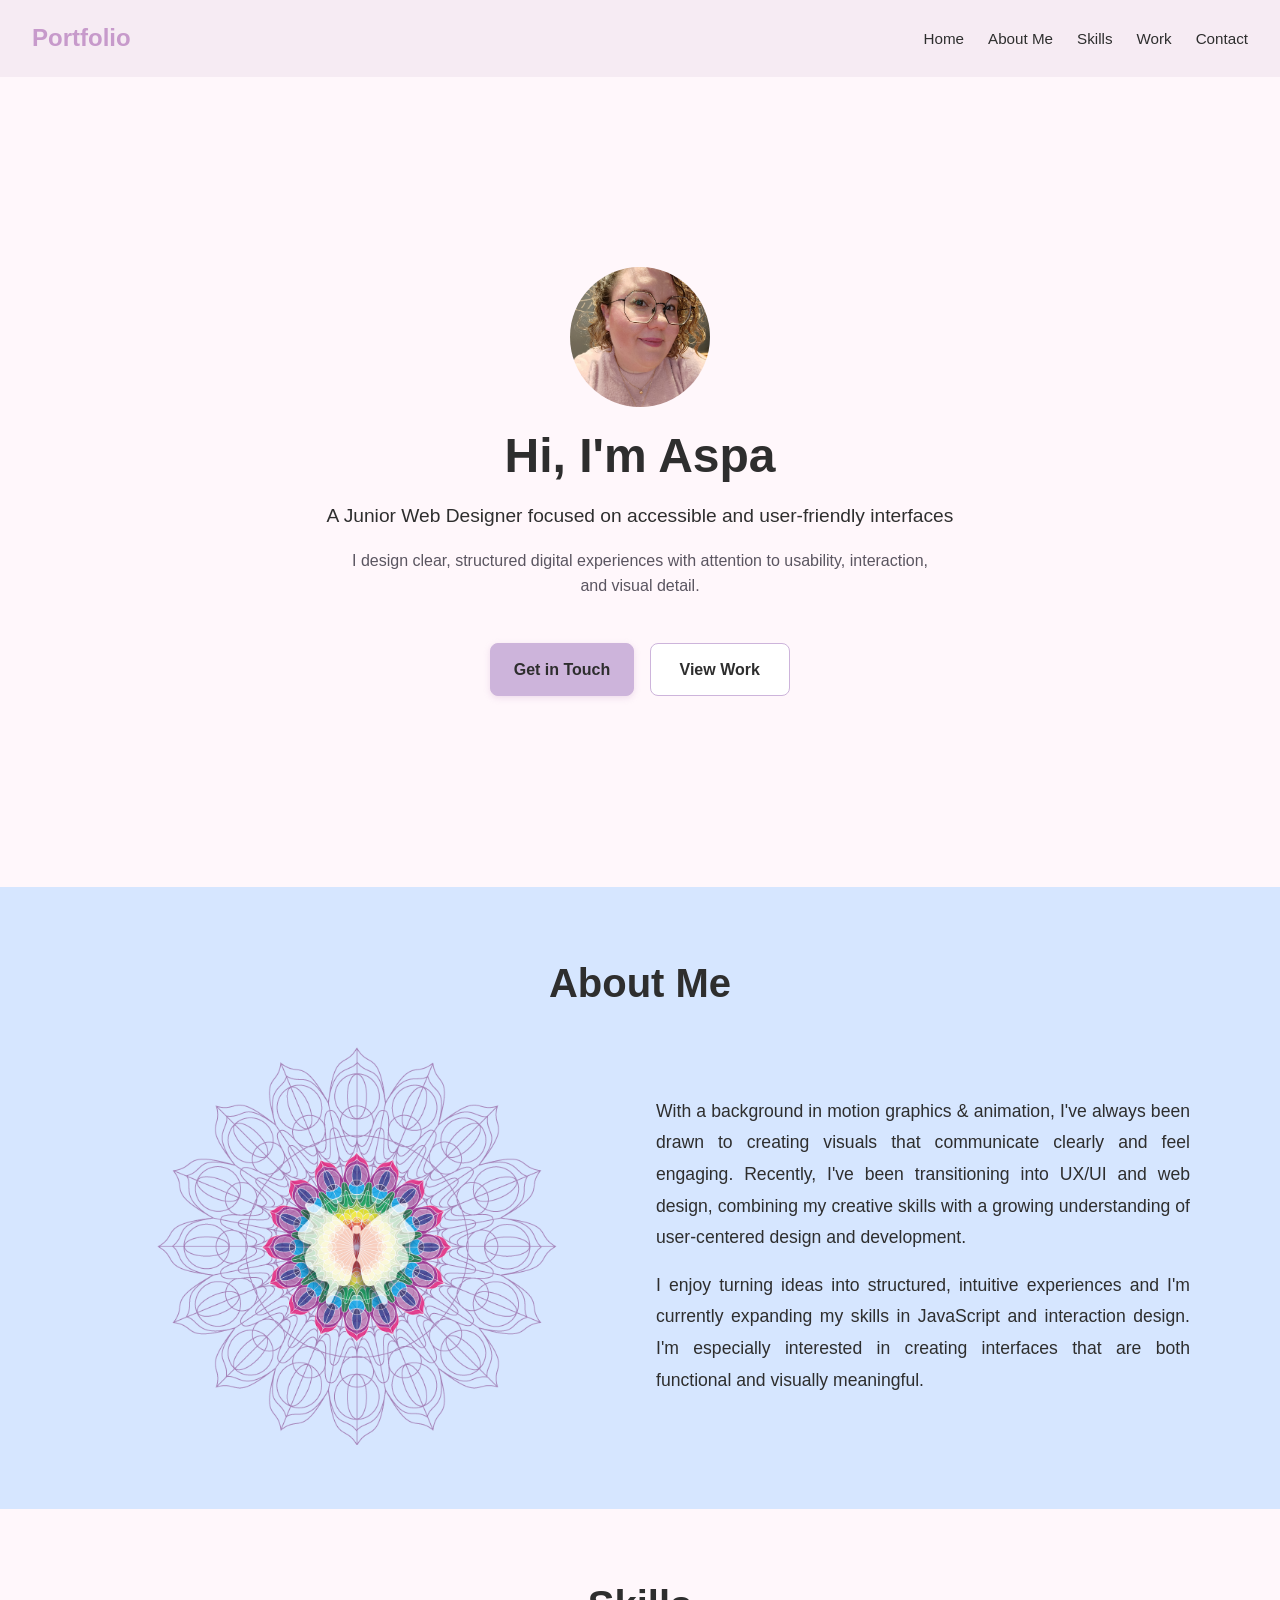
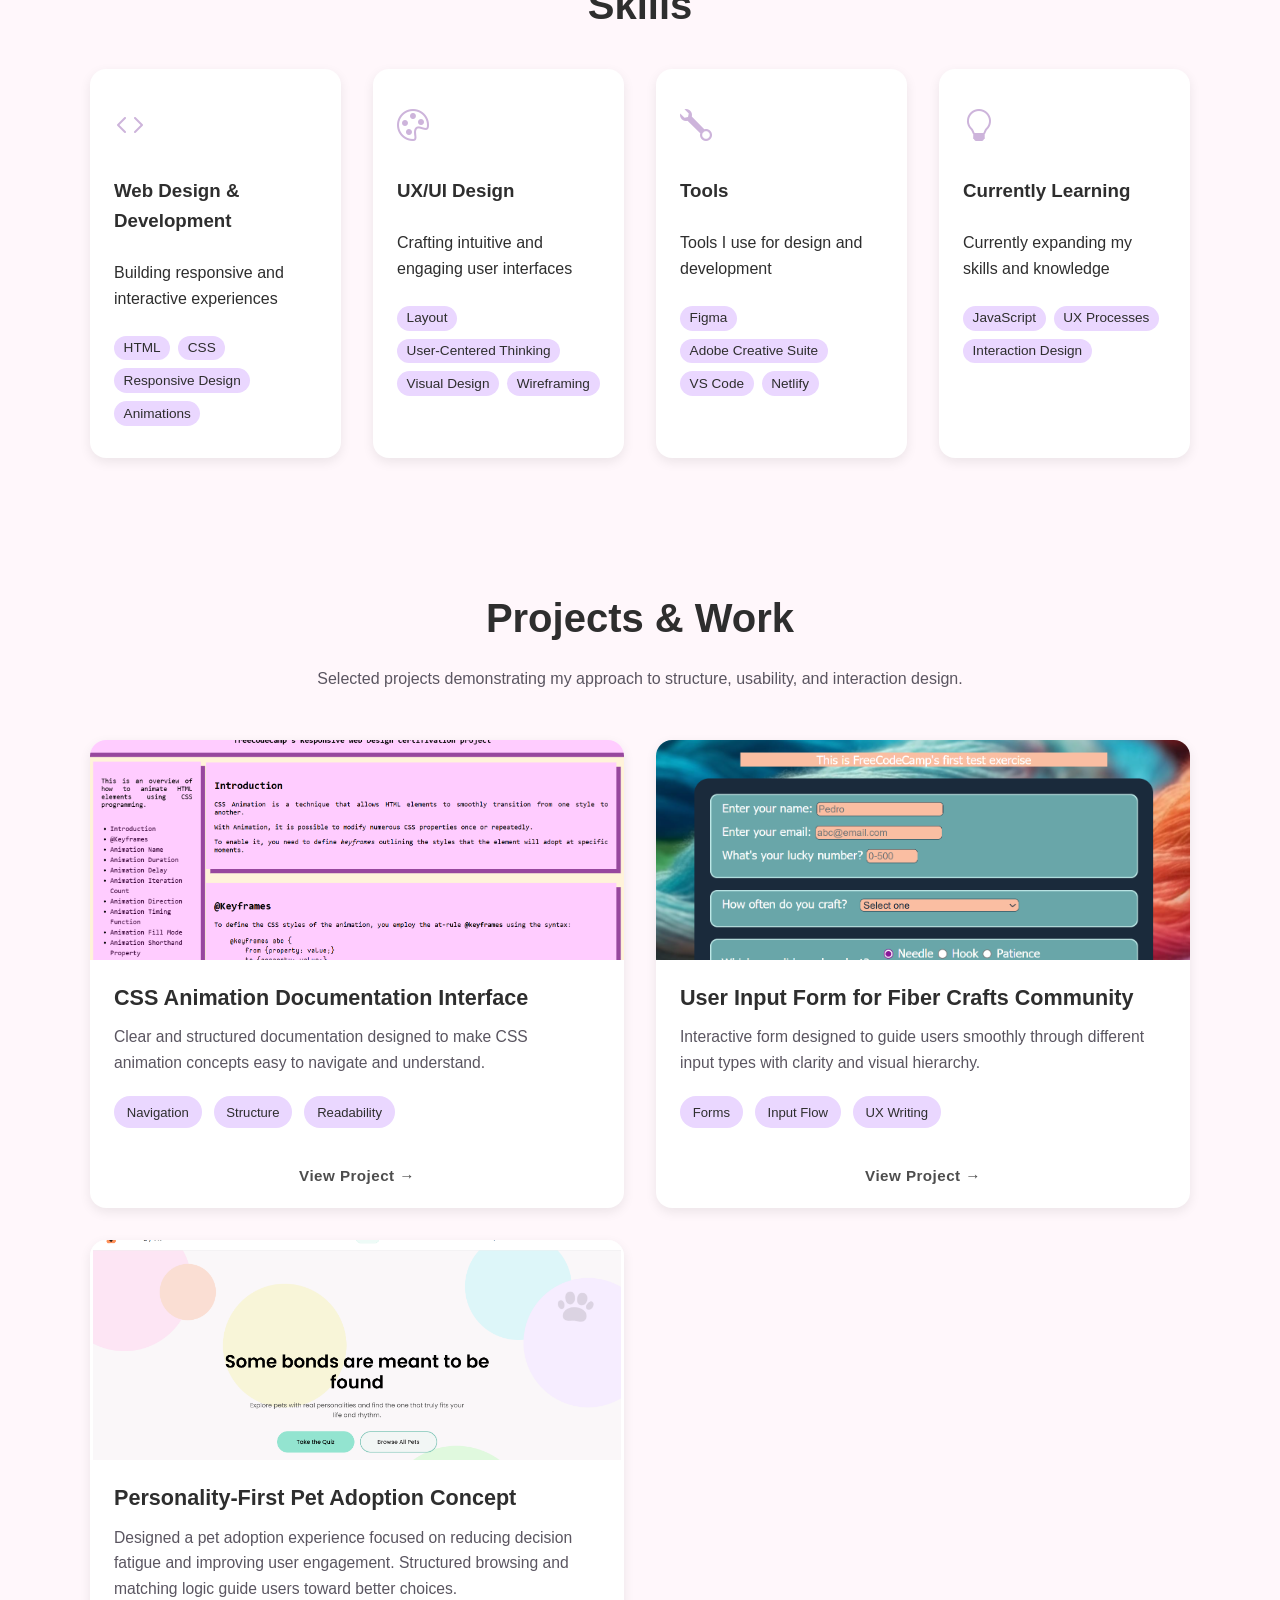
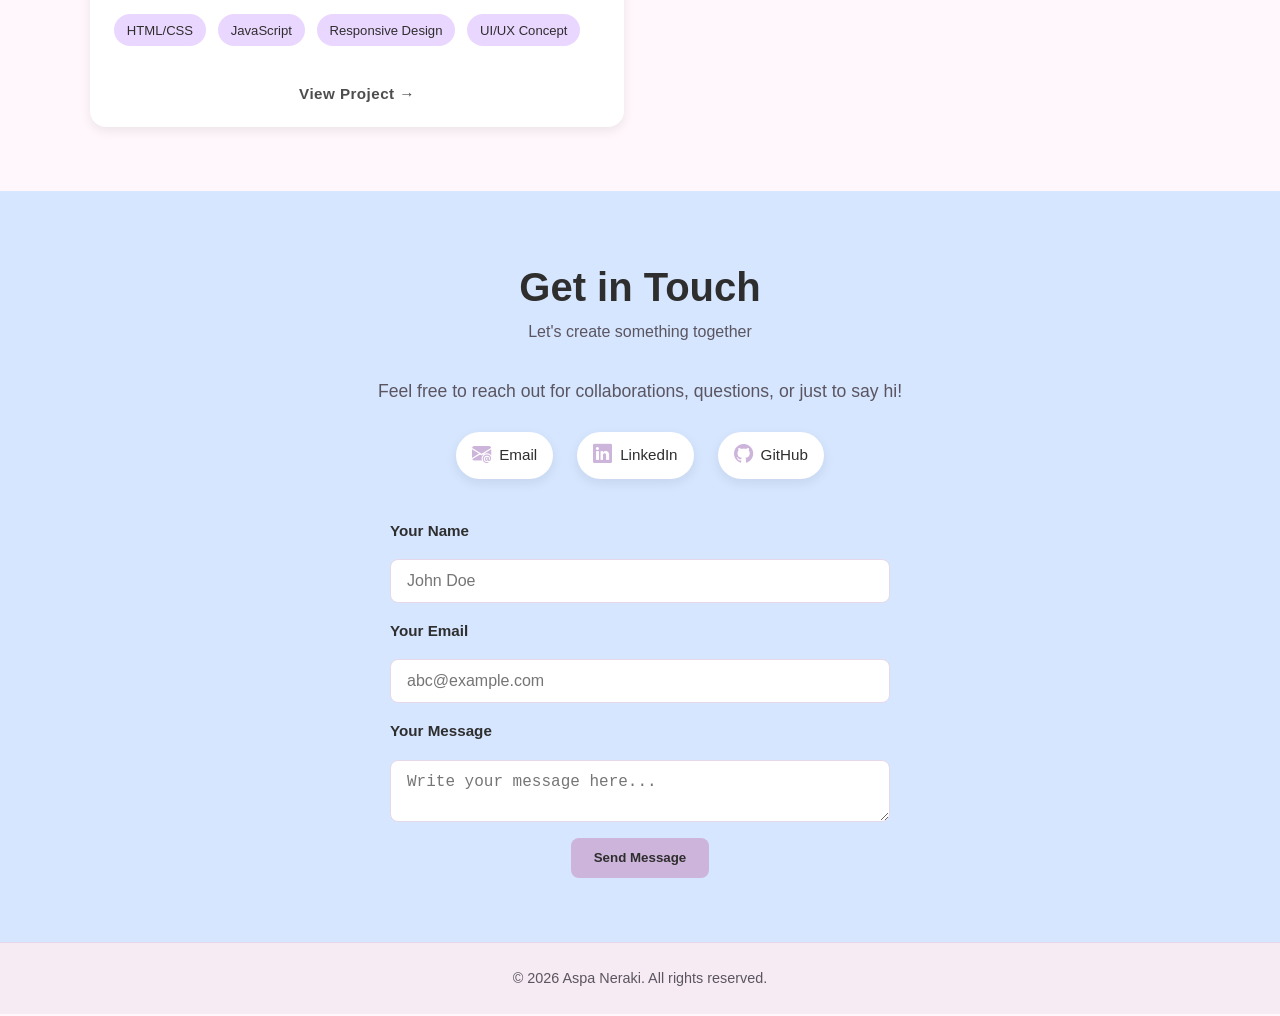
<file: index.html>
<!doctype html>
<html lang="en">
  <head>
    <link
      rel="stylesheet"
      href="https://cdn.jsdelivr.net/npm/bootstrap-icons@1.13.1/font/bootstrap-icons.min.css"
    />
    <link rel="stylesheet" href="style.css" />
    <meta charset="UTF-8" />
    <meta name="viewport" content="width=device-width, initial-scale=1.0" />
    <title>Neraki_Portfolio</title>
  </head>
  <body>
    <header>
      <h1>Portfolio</h1>
      <nav>
        <ul>
          <li><a href="#home">Home</a></li>
          <li><a href="#about">About Me</a></li>
          <li><a href="#skills">Skills</a></li>
          <li><a href="#work">Work</a></li>
          <li><a href="#contact">Contact</a></li>
        </ul>
      </nav>
    </header>

    <section id="home">
      <img src="Profile_photo.jpg" alt="Portrait of Aspa Neraki" />
      <h2>Hi, I'm Aspa</h2>
      <p>
        A Junior Web Designer focused on accessible and user-friendly interfaces
      </p>
      <p>
        I design clear, structured digital experiences with attention to
        usability, interaction, and visual detail.
      </p>
      <div class="hero-buttons">
        <a href="#contact"><span>Get in Touch</span></a>
        <a href="#work"><span>View Work</span></a>
      </div>
    </section>

    <section id="about">
      <h2>About Me</h2>
      <div class="about-container">
        <div class="about_img">
          <img src="Mandala-logo.png" alt="Mandala-inspired personal logo" />
        </div>
        <div class="about_text">
          <p>
            With a background in motion graphics & animation, I've always been
            drawn to creating visuals that communicate clearly and feel
            engaging. Recently, I've been transitioning into UX/UI and web
            design, combining my creative skills with a growing understanding of
            user-centered design and development.
          </p>

          <p>
            I enjoy turning ideas into structured, intuitive experiences and I'm
            currently expanding my skills in JavaScript and interaction design.
            I'm especially interested in creating interfaces that are both
            functional and visually meaningful.
          </p>
        </div>
      </div>
    </section>

    <section id="skills">
      <h2>Skills</h2>
      <div class="skills-container">
        <div class="skill">
          <i class="bi bi-code"></i>
          <h3>Web Design & Development</h3>
          <p>Building responsive and interactive experiences</p>
          <ul>
            <li>HTML</li>
            <li>CSS</li>
            <li>Responsive Design</li>
            <li>Animations</li>
          </ul>
        </div>
        <div class="skill">
          <i class="bi bi-palette"></i>
          <h3>UX/UI Design</h3>
          <p>Crafting intuitive and engaging user interfaces</p>
          <ul>
            <li>Layout</li>
            <li>User-Centered Thinking</li>
            <li>Visual Design</li>
            <li>Wireframing</li>
          </ul>
        </div>
        <div class="skill">
          <i class="bi bi-wrench"></i>
          <h3>Tools</h3>
          <p>Tools I use for design and development</p>
          <ul>
            <li>Figma</li>
            <li>Adobe Creative Suite</li>
            <li>VS Code</li>
            <li>Netlify</li>
          </ul>
        </div>
        <div class="skill">
          <i class="bi bi-lightbulb"></i>
          <h3>Currently Learning</h3>
          <p>Currently expanding my skills and knowledge</p>
          <ul>
            <li>JavaScript</li>
            <li>UX Processes</li>
            <li>Interaction Design</li>
          </ul>
        </div>
      </div>
    </section>

    <section id="work">
      <h2>Projects & Work</h2>
      <p class="work-intro">
        Selected projects demonstrating my approach to structure, usability, and
        interaction design.
      </p>

      <div class="projects-container">
        <a
          href="https://cheerful-buttercream-2bd19b.netlify.app/"
          class="project"
          target="_blank"
          rel="noopener noreferrer"
        >
          <img
            src="Screenshot Documentation Page.png"
            alt="Preview of the CSS Animation Documentation Interface project"
          />

          <div class="project-content">
            <h3>CSS Animation Documentation Interface</h3>

            <p>
              Clear and structured documentation designed to make CSS animation
              concepts easy to navigate and understand.
            </p>

            <ul>
              <li>Navigation</li>
              <li>Structure</li>
              <li>Readability</li>
            </ul>

            <span class="view-label">View Project →</span>
          </div>
        </a>

        <a
          href="https://gregarious-biscochitos-866a95.netlify.app/"
          class="project"
          target="_blank"
          rel="noopener noreferrer"
        >
          <img
            src="Screenshot Input Form.png"
            alt="Preview of the Fiber Crafts Community Input Form project"
          />

          <div class="project-content">
            <h3>User Input Form for Fiber Crafts Community</h3>

            <p>
              Interactive form designed to guide users smoothly through
              different input types with clarity and visual hierarchy.
            </p>

            <ul>
              <li>Forms</li>
              <li>Input Flow</li>
              <li>UX Writing</li>
            </ul>

            <span class="view-label">View Project →</span>
          </div>
        </a>

        <a
          href="https://matching-pets.netlify.app/"
          class="project"
          target="_blank"
          rel="noopener noreferrer"
        >
          <img
            src="Screenshot Matching Pets.png"
            alt="Preview of the Matching Pets project"
          />

          <div class="project-content">
            <h3>Personality-First Pet Adoption Concept</h3>

            <p>
              Designed a pet adoption experience focused on reducing decision fatigue and improving user engagement. 
              Structured browsing and matching logic guide users toward better choices.
            </p>

            <ul>
              <li>HTML/CSS</li>
              <li>JavaScript</li>
              <li>Responsive Design</li>
              <li>UI/UX Concept</li>
            </ul>

            <span class="view-label">View Project →</span>
          </div>
        </a>
      </div>
    </section>

    <section id="contact">
      <h2>Get in Touch</h2>
      <p class="contact-intro">Let's create something together</p>
      <p class="contact-text">
        Feel free to reach out for collaborations, questions, or just to say hi!
      </p>

      <div class="contact-links">
        <a href="mailto:aspa@queerycrafts.com">
          <i class="bi bi-envelope-at-fill" aria-hidden="true"></i>
          <span>Email</span>
        </a>

        <a
          href="https://www.linkedin.com/in/aspa-neraki/"
          target="_blank"
          rel="noopener noreferrer"
        >
          <i class="bi bi-linkedin" aria-hidden="true"></i>
          <span>LinkedIn</span>
        </a>

        <a
          href="https://github.com/ScubaMonster"
          target="_blank"
          rel="noopener noreferrer"
        >
          <i class="bi bi-github" aria-hidden="true"></i>
          <span>GitHub</span>
        </a>
      </div>

      <form
        name="contact"
        method="POST"
        data-netlify="true"
        data-netlify-honeypot="bot-field"
        action="/thank-you.html"
        class="contact-form"
      >
        <input type="hidden" name="form-name" value="contact" />

        <p hidden>
          <label>
            Don't fill this out:
            <input name="bot-field" />
          </label>
        </p>

        <label for="name">Your Name</label>
        <input
          type="text"
          id="name"
          name="name"
          placeholder="John Doe"
          required
        />

        <label for="email">Your Email</label>
        <input
          type="email"
          id="email"
          name="email"
          placeholder="abc@example.com"
          required
        />

        <label for="message">Your Message</label>
        <textarea
          id="message"
          name="message"
          placeholder="Write your message here..."
          required
        ></textarea>

        <button type="submit"><span>Send Message</span></button>
      </form>
    </section>

    <section id="footer">
      <p>&copy; 2026 Aspa Neraki. All rights reserved.</p>
    </section>
  </body>
</html>
</file>
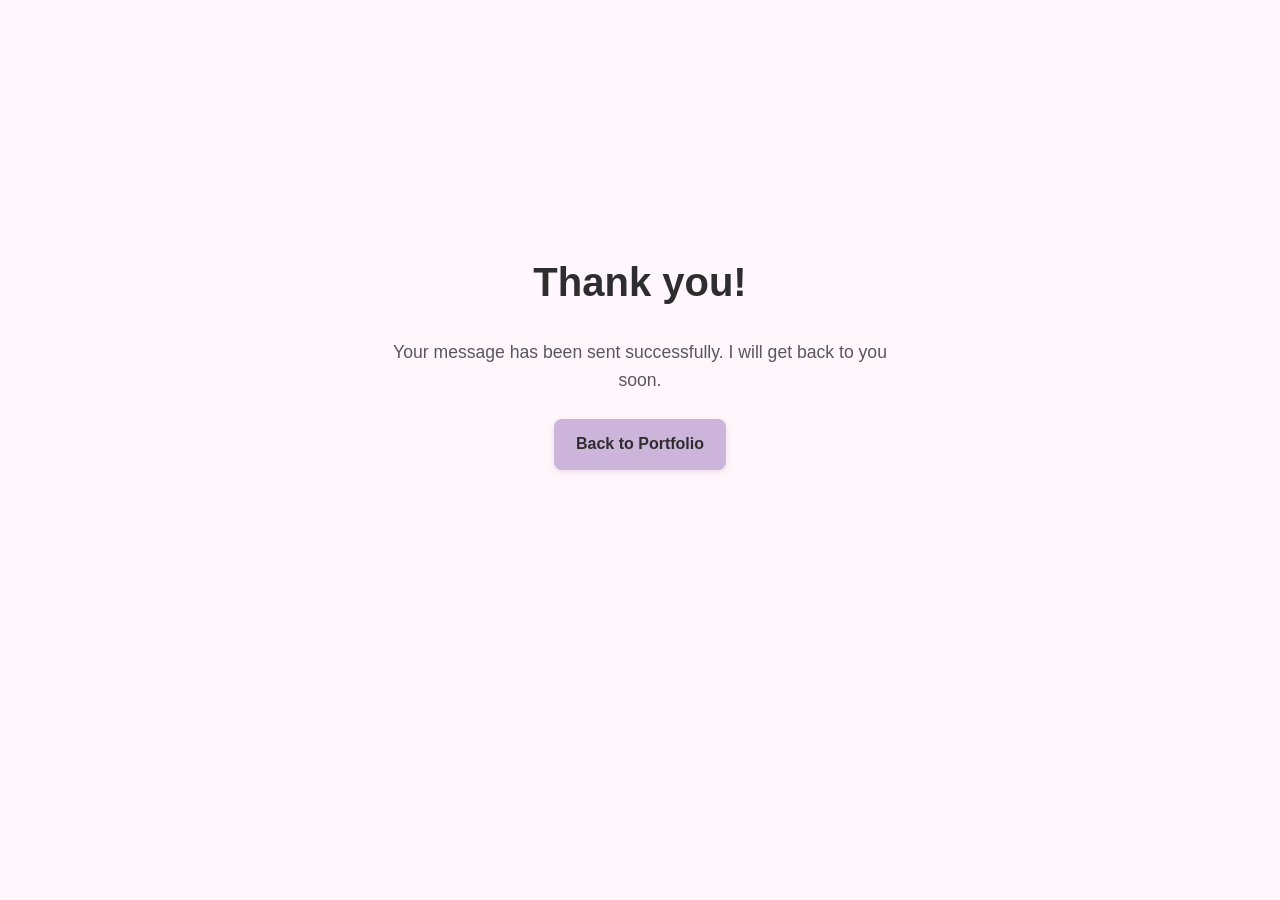
<file: thank-you.html>
<!doctype html>
<html lang="en">
  <head>
    <meta charset="UTF-8" />
    <meta name="viewport" content="width=device-width, initial-scale=1.0" />
    <title>Thank You</title>
    <link rel="stylesheet" href="style.css" />
  </head>
  <body>
    <section id="thank-you">
      <h1>Thank you!</h1>
      <p>Your message has been sent successfully. I will get back to you soon.</p>
      <a href="/index.html"><span>Back to Portfolio</span></a>
    </section>
  </body>
</html>
</file>
<file: style.css>
/* =========================
   RESET + ACCESSIBILITY
========================= */

* {
  box-sizing: border-box;
  margin: 0;
  padding: 0;
}

html {
  scroll-behavior: smooth;
}

@media (prefers-reduced-motion: reduce) {
  *,
  *::before,
  *::after {
    scroll-behavior: auto;
    transition: none !important;
    animation: none !important;
  }
}

:root {
  /* Colors */
  --color-bg: #fff7fb;
  --color-surface: #ffffff;
  --color-accent: #d6e6ff;
  --color-secondary: #ead7ff;
  --color-primary: #cdb4db;
  --color-primary-dark: #bfa3cf;
  --color-text: #2e2e2e;
  --color-text-soft: #5a5560;
  --color-border: #e6d8ea;
  --color-header: #f6ebf3;
  --color-icon: #c79acb;
  --color-avatar-bg: #e7d4ea;

  /* Shadows */
  --shadow-soft: 0 4px 12px rgba(0, 0, 0, 0.08);
  --shadow-hover: 0 8px 20px rgba(0, 0, 0, 0.12);
  --shadow-button: 0 2px 6px rgba(199, 154, 203, 0.3);

  /* Radius */
  --radius-card: 1rem;
  --radius-button: 8px;
  --radius-pill: 999px;

  /* Motion */
  --transition: 0.25s ease;

  /* Layout */
  --container-width: 1100px;
}

/* Visible keyboard focus */
a:focus-visible,
button:focus-visible,
input:focus-visible,
textarea:focus-visible {
  outline: 3px solid var(--color-primary);
  outline-offset: 3px;
}

/* =========================
   GLOBAL
========================= */

body {
  background-color: var(--color-bg);
  color: var(--color-text);
  font-family: "Segoe UI", sans-serif;
  line-height: 1.6;
}

img {
  max-width: 100%;
  display: block;
}

a {
  color: inherit;
  text-decoration: none;
}

/* Shared content width */
.about-container,
.skills-container,
.projects-container {
  max-width: var(--container-width);
  margin-left: auto;
  margin-right: auto;
}

/* Shared card style */
.skill,
.project {
  background-color: var(--color-surface);
  border-radius: var(--radius-card);
  box-shadow: var(--shadow-soft);
}

.skill:hover,
.project:hover {
  box-shadow: var(--shadow-hover);
}

i {
  color: var(--color-primary);
}

#contact,
#work,
#skills,
#about {
  padding: 4rem 1.5rem;
}

/* =========================
   HEADER
========================= */

header {
  display: flex;
  justify-content: space-between;
  align-items: center;
  padding: 1.2rem 2rem;
  background-color: var(--color-header);
  position: sticky;
  top: 0;
  z-index: 100;
}

header h1 {
  font-size: 1.5rem;
  color: var(--color-icon);
}

nav ul {
  list-style: none;
  display: flex;
  gap: 1.5rem;
}

nav a {
  font-size: 0.95rem;
  position: relative;
}

nav a::after {
  content: "";
  position: absolute;
  left: 0;
  bottom: -3px;
  width: 0%;
  height: 2px;
  background-color: var(--color-primary);
  transition: width var(--transition);
}

nav a:hover::after {
  width: 100%;
}

/* =========================
   HERO
========================= */

#home {
  min-height: 90vh;
  display: flex;
  flex-direction: column;
  justify-content: center;
  align-items: center;
  text-align: center;
  padding: 4rem 1.5rem;
  gap: 0.75rem;
}

#home img {
  width: 140px;
  height: 140px;
  object-fit: cover;
  border-radius: 50%;
  margin-bottom: 0.5rem;
  background-color: var(--color-avatar-bg);
}

#home h2 {
  font-size: 3rem;
  line-height: 1.2;
  margin-bottom: 0.25rem;
}

#home p:first-of-type {
  font-size: 1.2rem;
  margin-bottom: 0.25rem;
}

#home p:last-of-type {
  max-width: 600px;
  margin-bottom: 1.5rem;
  color: var(--color-text-soft);
}

.hero-buttons {
  display: flex;
  justify-content: center;
  align-items: center;
  gap: 1rem;
  flex-wrap: wrap;
  margin-top: 0.5rem;
}

.hero-buttons a {
  min-width: 140px;
  text-align: center;
}

#home a {
  display: inline-block;
  padding: 0.8rem 1.4rem;
  border-radius: var(--radius-button);
  font-weight: 600;
  transition:
    transform var(--transition),
    box-shadow var(--transition),
    background-color var(--transition),
    border-color var(--transition),
    color var(--transition);
}

#home a span {
  display: inline-block;
  transition: transform var(--transition);
}

#home a:first-of-type {
  border: 1px solid var(--color-primary);
  background-color: var(--color-primary);
  color: var(--color-text);
  box-shadow: var(--shadow-button);
}

#home a:last-of-type {
  border: 1px solid var(--color-primary);
  background-color: var(--color-surface);
  color: var(--color-text);
}

#home a:hover {
  transform: translateY(-3px);
  box-shadow: 0 6px 14px rgba(0, 0, 0, 0.1);
}

#home a:hover span {
  transform: translateX(4px);
}

#home a:first-of-type:hover {
  background-color: var(--color-primary-dark);
  color: var(--color-text);
}

#home a:last-of-type:hover {
  background-color: var(--color-accent);
  border-color: var(--color-icon);
  color: var(--color-text);
}

/* =========================
   ABOUT
========================= */

#about {
  background-color: var(--color-accent);
}

#about h2 {
  font-size: 2.5rem;
  text-align: center;
}

.about-container {
  display: flex;
  flex-wrap: wrap;
  gap: 2rem;
  align-items: center;
  margin-top: 2rem;
}

.about_img {
  flex: 1 1 300px;
  display: flex;
  justify-content: center;
}

.about_text {
  flex: 1 1 300px;
}

#about p {
  font-size: 1.1rem;
  line-height: 1.8;
  text-align: justify;
}

#about p:first-of-type {
  margin-bottom: 1rem;
}

#about img {
  max-width: 400px;
  border-radius: 10px;
  margin: 0 auto;
}

/* =========================
   SKILLS
========================= */

#skills {
  background-color: var(--color-bg);
}

#skills h2 {
  font-size: 2.5rem;
  text-align: center;
}

.skills-container {
  display: grid;
  grid-template-columns: repeat(4, 1fr);
  gap: 2rem;
  margin-top: 2rem;
}

.skill {
  padding: 2rem 1.5rem;
  display: flex;
  flex-direction: column;
  gap: 1.5rem;
  transition:
    transform var(--transition),
    box-shadow var(--transition);
}

.skill:hover {
  transform: translateY(-6px);
}

.skill ul {
  list-style: none;
  display: flex;
  flex-wrap: wrap;
  gap: 0.5rem;
}

.skill li {
  background-color: var(--color-secondary);
  padding: 0.1rem 0.6rem;
  border-radius: 20px;
  font-size: 0.85rem;
}

.skill i {
  font-size: 2rem;
}

/* =========================
   WORK / PROJECTS
========================= */

#work {
  background-color: var(--color-bg);
}

#work h2 {
  text-align: center;
  font-size: 2.5rem;
  margin-bottom: 1rem;
}

.work-intro {
  text-align: center;
  max-width: 700px;
  margin: 0 auto 3rem;
  line-height: 1.6;
  color: var(--color-text-soft);
}

.projects-container {
  display: grid;
  grid-template-columns: repeat(2, 1fr);
  gap: 2rem;
}

.project {
  display: flex;
  flex-direction: column;
  height: 100%;
  overflow: hidden;
  cursor: pointer;
  transition:
    transform var(--transition),
    box-shadow var(--transition);
}

.project img {
  width: 100%;
  height: 220px;
  object-fit: cover;
  transition:
    transform var(--transition),
    filter var(--transition);
}

.project-content {
  display: flex;
  flex-direction: column;
  flex: 1;
  padding: 1.5rem 1.5rem 1.25rem;
  gap: 0.75rem;
}

.project-content h3 {
  font-size: 1.35rem;
  line-height: 1.3;
  font-weight: 700;
}

.project-content p {
  font-size: 0.98rem;
  line-height: 1.65;
  color: var(--color-text-soft);
  min-height: 60px;
}

.project-content ul {
  list-style: none;
  display: flex;
  flex-wrap: wrap;
  gap: 0.75rem;
  margin-top: auto;
  margin-bottom: 1rem;
}

.project-content li {
  background-color: var(--color-secondary);
  padding: 0.35rem 0.8rem;
  border-radius: var(--radius-pill);
  font-size: 0.82rem;
  font-weight: 500;
}

.view-label {
  margin-top: 0.5rem;
  font-size: 0.95rem;
  font-weight: 600;
  letter-spacing: 0.03em;
  align-self: center;
  opacity: 0.85;
  transition:
    opacity var(--transition),
    transform var(--transition);
}

.project:hover {
  transform: translateY(-6px);
}

.project:hover img {
  transform: scale(1.03);
  filter: brightness(0.95);
}

.project:hover .view-label {
  opacity: 1;
  transform: translateX(4px);
}

/* =========================
   CONTACT
========================= */

#contact {
  background-color: var(--color-accent);
}

#contact h2 {
  font-size: 2.5rem;
  text-align: center;
}

.contact-intro {
  text-align: center;
  max-width: 600px;
  margin: 0 auto 2rem;
  line-height: 1.6;
  color: var(--color-text-soft);
}

.contact-text {
  text-align: center;
  font-size: 1.1rem;
  line-height: 1.8;
  margin-bottom: 1rem;
  color: var(--color-text-soft);
}

.contact-links i {
  font-size: 1.2rem;
}

.contact-links {
  display: flex;
  flex-wrap: wrap;
  justify-content: center;
  align-items: center;
  gap: 1.5rem;
  margin-top: 1.5rem;
}

.contact-links a {
  display: flex;
  align-items: center;
  gap: 0.5rem;
  padding: 0.5rem 1rem;
  border-radius: var(--radius-pill);
  background-color: var(--color-surface);
  font-size: 0.95rem;
  color: var(--color-text);
  box-shadow: var(--shadow-soft);
  transition:
    transform var(--transition),
    box-shadow var(--transition),
    background-color var(--transition);
}

.contact-links a:hover {
  transform: translateY(-2px);
  box-shadow: var(--shadow-hover);
  background-color: var(--color-secondary);
}

.contact-form {
  max-width: 500px;
  margin: 2.5rem auto 0;
  display: flex;
  flex-direction: column;
  gap: 1rem;
}

.contact-form label {
  font-size: 0.95rem;
  font-weight: 600;
}

.contact-form input,
.contact-form textarea {
  padding: 0.75rem 1rem;
  border: 1px solid var(--color-border);
  border-radius: var(--radius-button);
  font-size: 1rem;
  transition:
    border-color var(--transition),
    box-shadow var(--transition);
}

.contact-form input:focus,
.contact-form textarea:focus {
  border-color: var(--color-primary);
  box-shadow: 0 0 0 3px rgba(205, 180, 219, 0.3);
}

.contact-form button {
  padding: 0.8rem 1.4rem;
  border: none;
  border-radius: var(--radius-button);
  background-color: var(--color-primary);
  color: var(--color-text);
  font-weight: 600;
  align-self: center;
  transition:
    background-color var(--transition),
    box-shadow var(--transition),
    transform var(--transition);
}

.contact-form button span {
  display: inline-block;
  transition: transform var(--transition);
}

.contact-form button:hover {
  background-color: var(--color-primary-dark);
  color: #ffffff;
  box-shadow: var(--shadow-button);
  transform: translateY(-2px);
}

.contact-form button:hover span {
  transform: none;
}

/* =========================
   THANK YOU PAGE
========================= */

#thank-you {
  min-height: 80vh;
  display: flex;
  flex-direction: column;
  justify-content: center;
  align-items: center;
  text-align: center;
  padding: 4rem 1.5rem;
  gap: 1.5rem;
}

#thank-you h1 {
  font-size: 2.5rem;
}

#thank-you p {
  max-width: 500px;
  font-size: 1.1rem;
  color: var(--color-text-soft);
}

#thank-you a {
  display: inline-block;
  padding: 0.8rem 1.4rem;
  border-radius: var(--radius-button);
  font-weight: 600;
  background-color: var(--color-primary);
  color: var(--color-text);
  box-shadow: var(--shadow-button);
  transition:
    background-color var(--transition),
    box-shadow var(--transition),
    transform var(--transition);
}

#thank-you a span {
  display: inline-block;
  transition: transform var(--transition);
}

#thank-you a:hover {
  background-color: var(--color-primary-dark);
  color: #ffffff;
  box-shadow: var(--shadow-button);
  transform: translateY(-2px);
}

#thank-you a:hover span {
  transform: none;
}

/* =========================
   FOOTER
========================= */

#footer {
  text-align: center;
  padding: 1.5rem;
  background-color: var(--color-header);
  border-top: 1px solid var(--color-border);
  color: var(--color-text-soft);
  font-size: 0.9rem;
}

/* =========================
   RESPONSIVE
========================= */

@media (max-width: 1000px) {
  .skills-container {
    grid-template-columns: repeat(2, 1fr);
  }
}

@media (max-width: 768px) {
  header {
    flex-direction: column;
    gap: 1rem;
    padding: 1rem 1.5rem;
  }

  nav ul {
    flex-wrap: wrap;
    justify-content: center;
  }

  #home h2 {
    font-size: 2.4rem;
  }

  .projects-container {
    grid-template-columns: 1fr;
  }
}

@media (max-width: 600px) {
  .skills-container {
    grid-template-columns: 1fr;
  }

  #home {
    padding: 3rem 1.25rem;
  }

  #home h2 {
    font-size: 2rem;
  }

  #about,
  #skills,
  #work {
    padding: 3rem 1.25rem;
  }

  .project img {
    height: 200px;
  }
}
</file>
